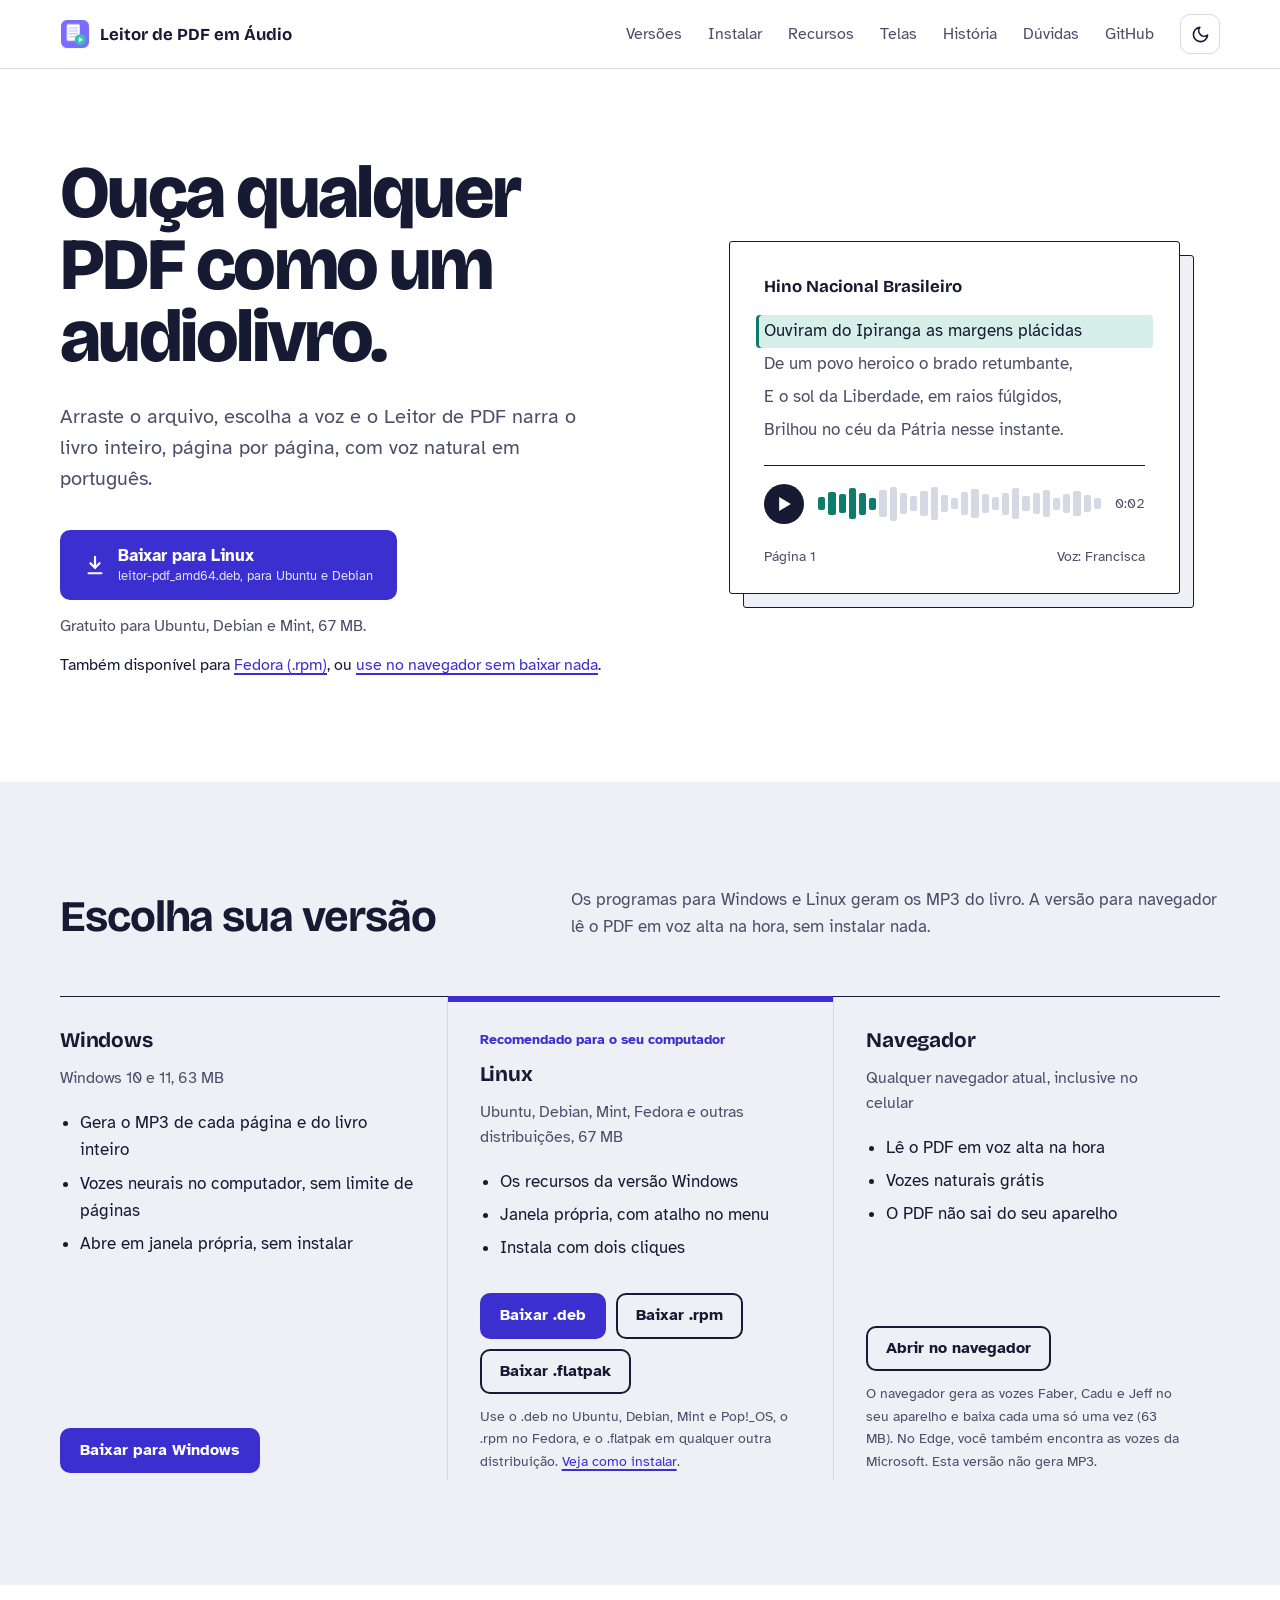
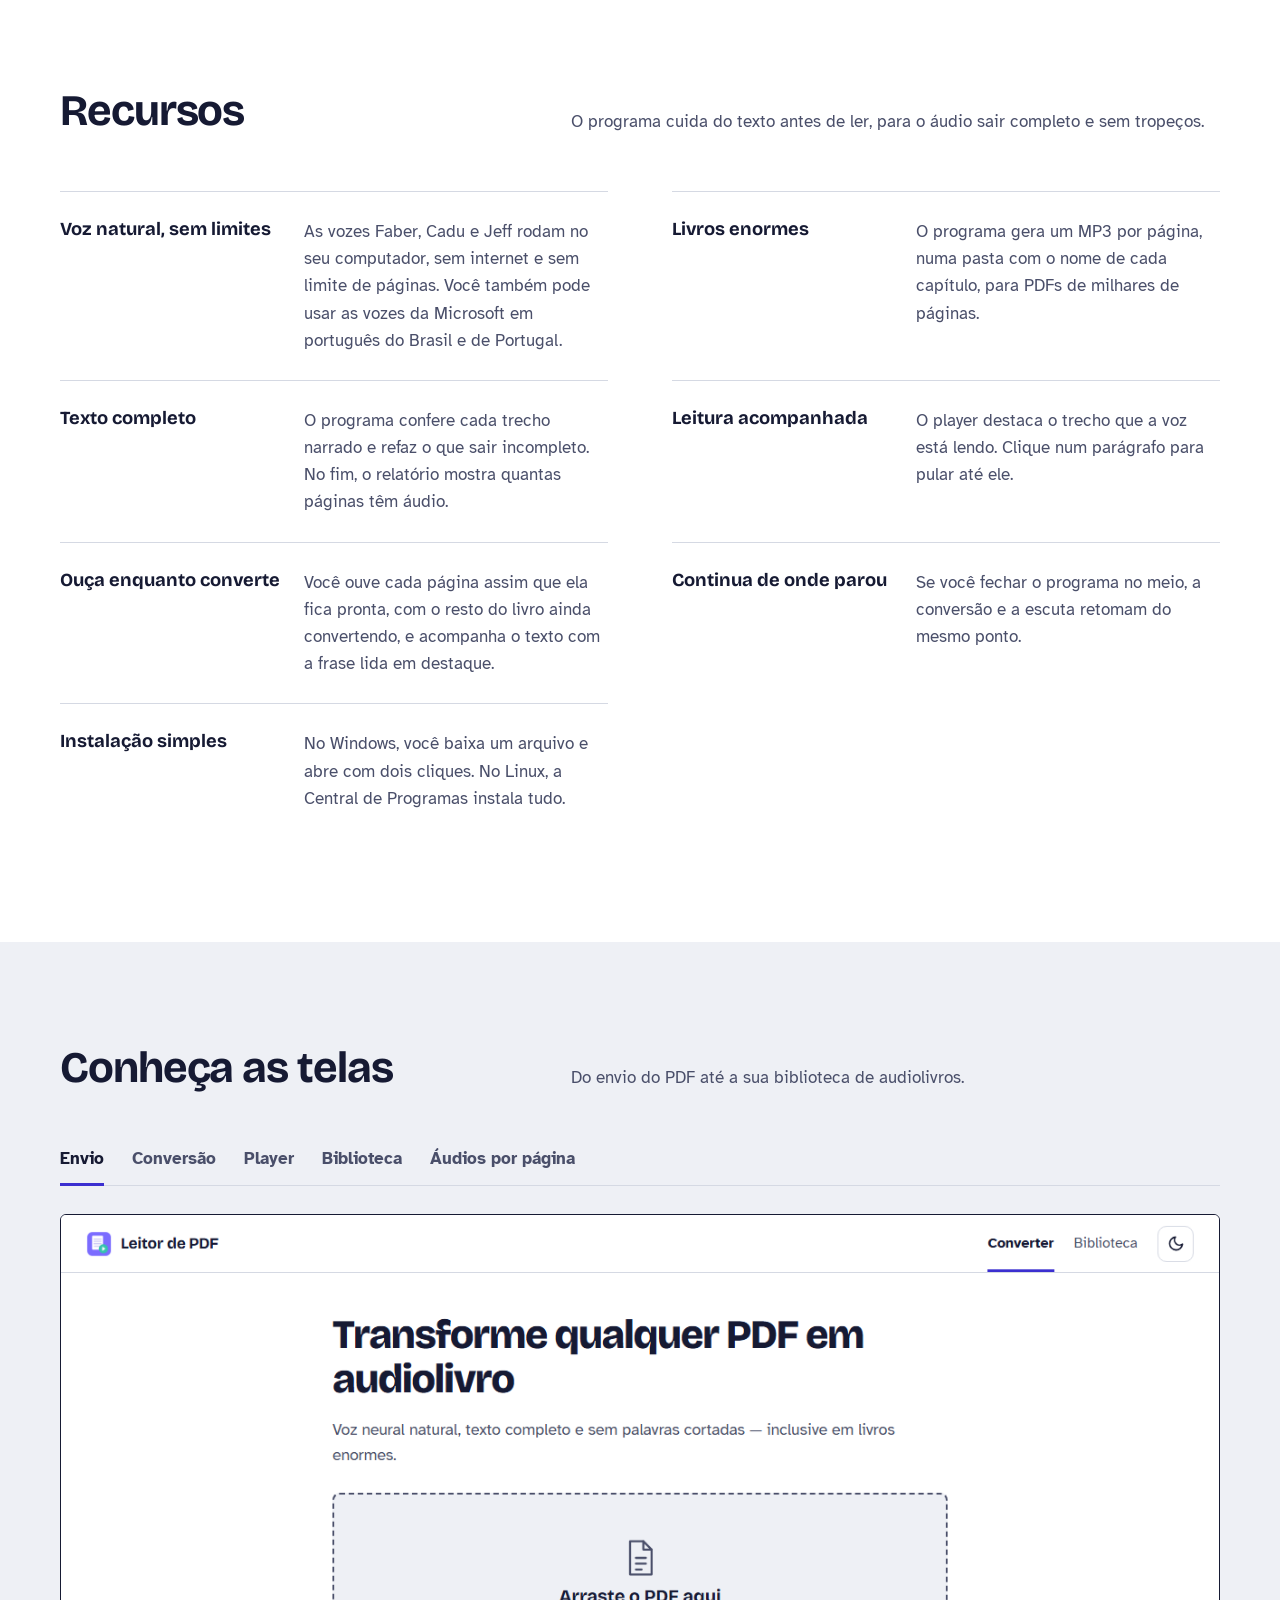
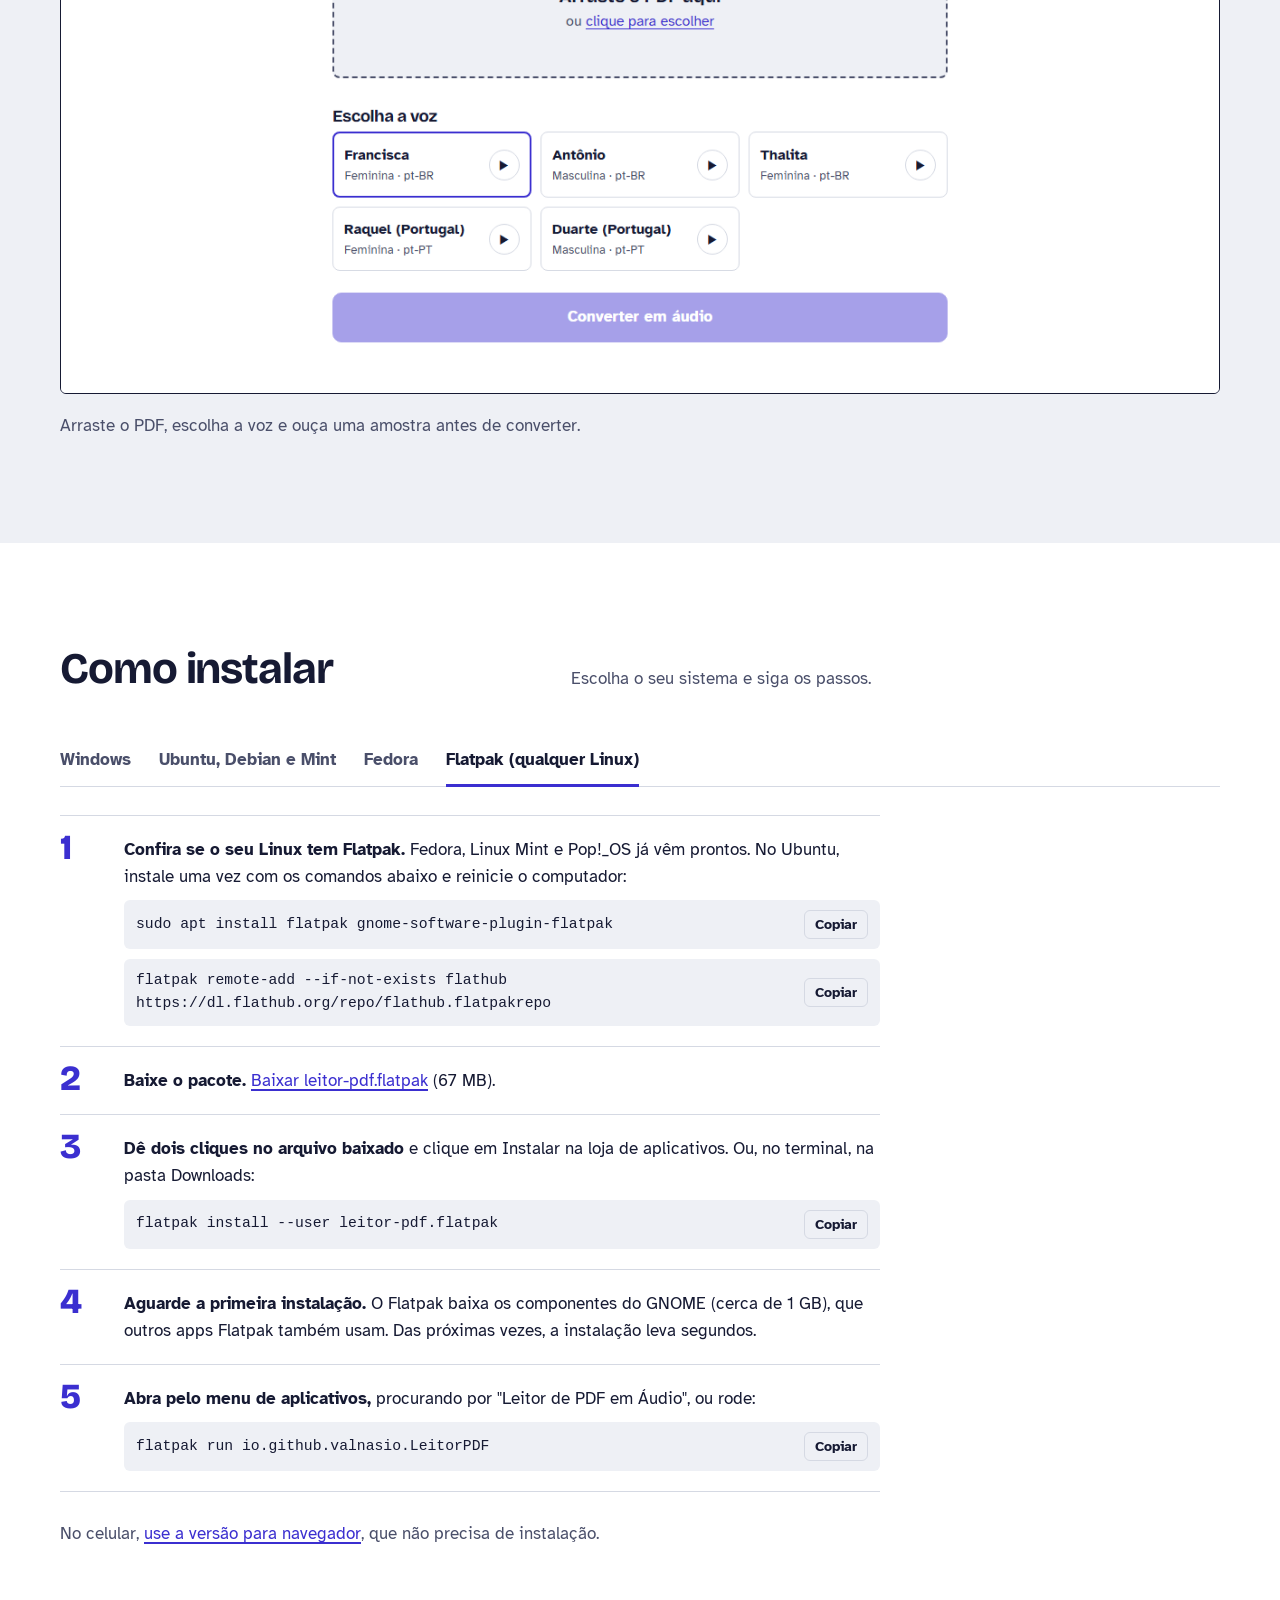
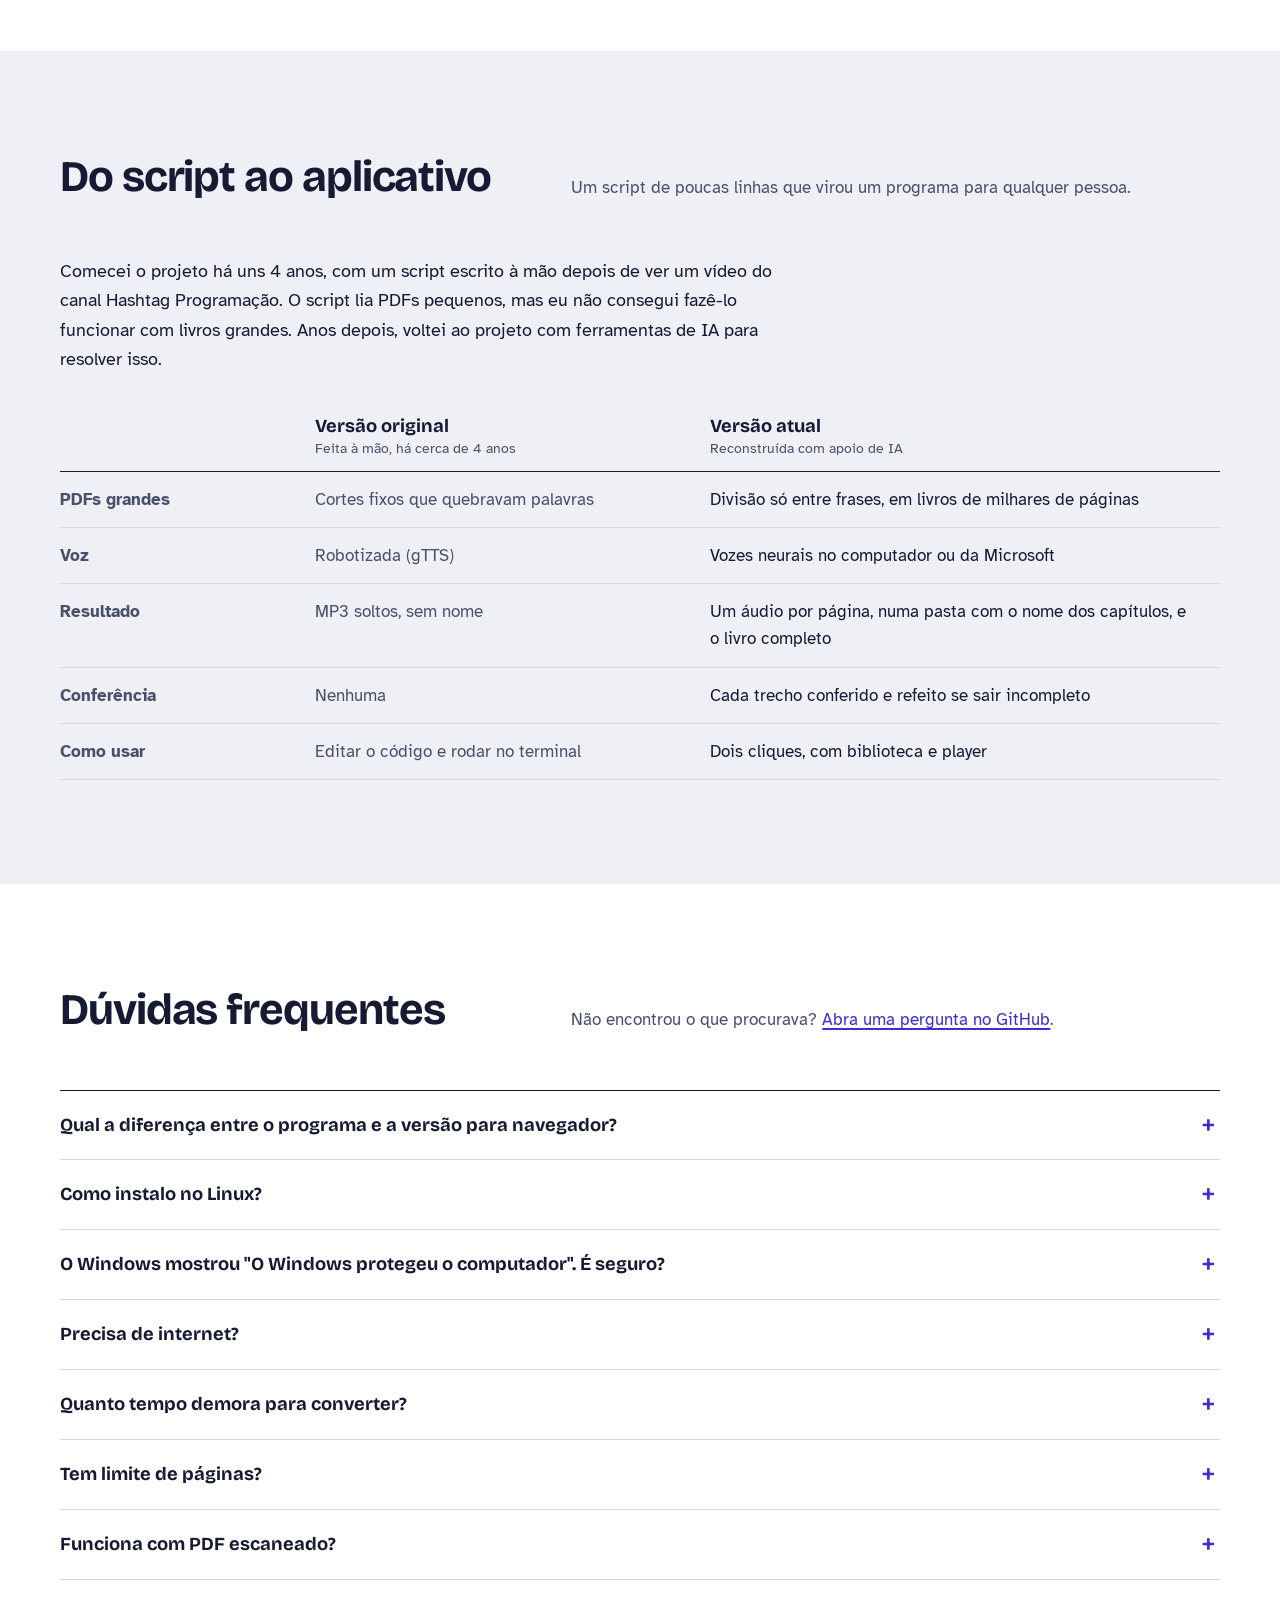
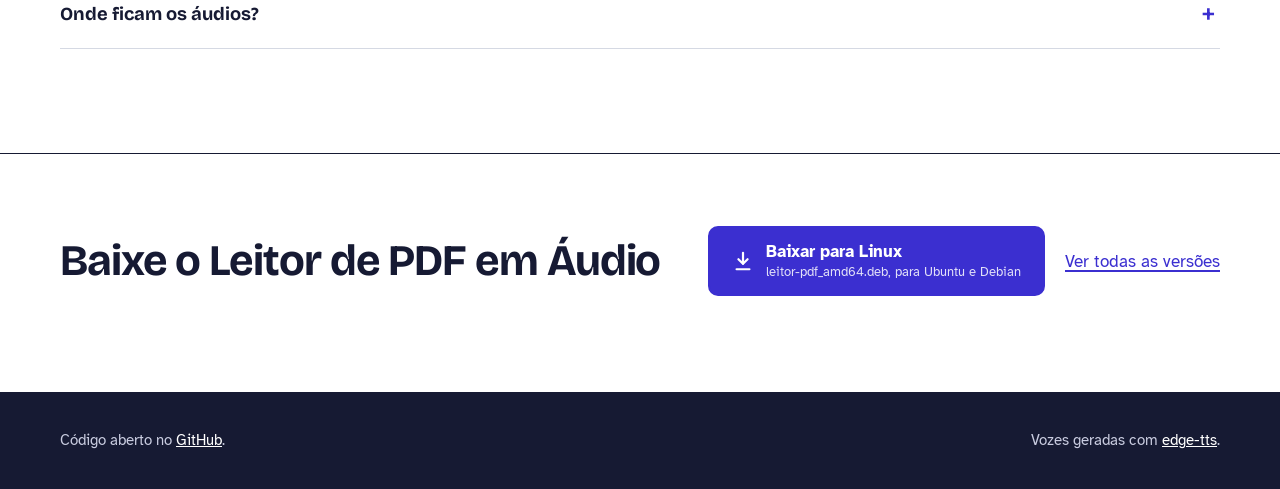
<file: docs/index.html>
<!doctype html>
<html lang="pt-BR">
<head>
  <meta charset="utf-8" />
  <meta name="viewport" content="width=device-width, initial-scale=1" />
  <title>Leitor de PDF em Áudio: ouça qualquer PDF como audiolivro</title>
  <meta name="description" content="Transforme PDFs em audiolivros com voz natural em português. Gratuito para Windows e Linux, ou direto no navegador." />
  <meta property="og:title" content="Leitor de PDF em Áudio" />
  <meta property="og:description" content="Ouça qualquer PDF como audiolivro, com voz natural em português." />
  <meta property="og:image" content="img/player.png" />
  <link rel="icon" href="img/icon.png" />
  <script>
    // Tema antes de desenhar a página: escolha salva ou a preferência do sistema.
    document.documentElement.dataset.theme = localStorage.getItem("theme")
      || (matchMedia("(prefers-color-scheme: dark)").matches ? "dark" : "light");
  </script>
  <style>
    /* ------------------------------------------------------------------
       Tokens
       Papel, Névoa, Tinta, Ultramar (ação), Verde-leitura (texto sendo lido), Linha.
       Cores chapadas: sem degradês, sem brilho, sem sombras decorativas.
    ------------------------------------------------------------------ */
    @font-face { font-family: "Bricolage Grotesque"; src: url("fonts/bricolage-grotesque.woff2") format("woff2"); font-weight: 500 800; font-display: swap; }
    @font-face { font-family: "Atkinson Hyperlegible"; src: url("fonts/atkinson-400.woff2") format("woff2"); font-weight: 400; font-display: swap; }
    @font-face { font-family: "Atkinson Hyperlegible"; src: url("fonts/atkinson-400-italic.woff2") format("woff2"); font-weight: 400; font-style: italic; font-display: swap; }
    @font-face { font-family: "Atkinson Hyperlegible"; src: url("fonts/atkinson-700.woff2") format("woff2"); font-weight: 700; font-display: swap; }

    :root {
      --paper: #ffffff;
      --mist: #eef0f5;
      --ink: #161a33;
      --ink-soft: #4a4f6a;
      --ultra: #3b2fd0;
      --ultra-dark: #2c22a8;
      --read: #0e7c6b;
      --read-tint: #d7efe9;
      --line: #d5d9e3;
      --on-ultra: #ffffff;
      --link: #3b2fd0;
      --footer-bg: #161a33;
      --footer-text: #c9cce0;
      --footer-link: #ffffff;
      --display: "Bricolage Grotesque", "Segoe UI", system-ui, sans-serif;
      --body: "Atkinson Hyperlegible", "Segoe UI", system-ui, sans-serif;
      --grid: min(1160px, calc(100% - 48px));
      color-scheme: light;
    }
    /* Modo noturno: tinta azul-profunda, mesmas regras (cores chapadas, sem brilho) */
    [data-theme="dark"] {
      --paper: #14172b;
      --mist: #1c2038;
      --ink: #e8e9f2;
      --ink-soft: #a4a9c4;
      --ultra: #6b5ff5;
      --ultra-dark: #5a4ee6;
      --read: #49c7ad;
      --read-tint: #173a35;
      --line: #2f3456;
      --link: #a9a2ff;
      --footer-bg: #0f1122;
      --footer-text: #a4a9c4;
      color-scheme: dark;
    }
    * { box-sizing: border-box; }
    html { scroll-behavior: smooth; }
    body { margin: 0; background: var(--paper); color: var(--ink); font: 400 1.0625rem/1.6 var(--body); -webkit-font-smoothing: antialiased; }
    a { color: inherit; }
    img { max-width: 100%; display: block; }
    code { font-family: Consolas, "Cascadia Mono", monospace; font-size: .9em; background: var(--mist); padding: 1px 6px; border-radius: 4px; overflow-wrap: anywhere; }
    :focus-visible { outline: 3px solid var(--ultra); outline-offset: 3px; border-radius: 4px; }
    .wrap { width: var(--grid); margin: 0 auto; }

    /* Tipografia: escala clássica (1.0625 → 1.333 → 1.777 → 3.157 → 4.2) */
    h1, h2, h3 { font-family: var(--display); color: var(--ink); margin: 0; }
    h1 { font-size: clamp(2.6rem, 6vw, 4.6rem); line-height: .98; font-weight: 800; letter-spacing: -.035em; }
    h2 { font-size: clamp(1.9rem, 3.4vw, 2.75rem); line-height: 1.05; font-weight: 700; letter-spacing: -.025em; }
    h3 { font-size: 1.3rem; line-height: 1.2; font-weight: 700; letter-spacing: -.01em; }
    p { margin: 0; max-width: 64ch; }
    .lede { font-size: 1.25rem; line-height: 1.55; color: var(--ink-soft); max-width: 46ch; }
    .note { font-size: .95rem; color: var(--ink-soft); }

    /* Botões */
    .btn { display: inline-flex; align-items: center; gap: 12px; padding: 14px 22px; border-radius: 10px; font: 700 1.0625rem/1.2 var(--body); text-decoration: none; border: 2px solid var(--ultra); background: var(--ultra); color: var(--on-ultra); transition: background-color .15s; }
    .btn:hover { background: var(--ultra-dark); border-color: var(--ultra-dark); }
    .btn svg { width: 22px; height: 22px; flex: none; }
    .btn small { display: block; font-weight: 400; font-size: .82rem; opacity: .85; margin-top: 2px; }
    .btn-quiet { background: transparent; color: var(--ink); border-color: var(--ink); }
    .btn-quiet:hover { background: var(--ink); color: var(--paper); border-color: var(--ink); }
    .link { color: var(--link); text-underline-offset: 3px; text-decoration-thickness: 1.5px; }

    /* Navegação */
    .nav { border-bottom: 1px solid var(--line); background: var(--paper); position: sticky; top: 0; z-index: 10; }
    .nav .wrap { display: flex; align-items: center; justify-content: space-between; height: 68px; }
    .brand { display: flex; align-items: center; gap: 10px; font: 700 1.05rem var(--display); text-decoration: none; }
    .brand img { width: 30px; height: 30px; }
    .nav-links { display: flex; gap: 26px; font-size: .97rem; }
    .nav-links a { text-decoration: none; color: var(--ink-soft); }
    .nav-links a:hover { color: var(--ink); text-decoration: underline; text-underline-offset: 6px; }
    .nav-right { display: flex; align-items: center; gap: 26px; }
    .theme-toggle { width: 40px; height: 40px; display: grid; place-items: center; background: transparent; color: var(--ink); border: 1.5px solid var(--line); border-radius: 10px; cursor: pointer; }
    .theme-toggle:hover { border-color: var(--ink); }
    .theme-toggle svg { width: 19px; height: 19px; }
    .theme-toggle .sun, [data-theme="dark"] .theme-toggle .moon { display: none; }
    [data-theme="dark"] .theme-toggle .sun { display: block; }

    /* Seções */
    .section { padding: 104px 0; }
    .section-mist { background: var(--mist); }
    .section-head { display: grid; grid-template-columns: 5fr 7fr; gap: 48px; align-items: end; margin-bottom: 56px; }
    .section-head p { color: var(--ink-soft); }

    /* ---------- Hero: a página que fala ---------- */
    .hero { padding: 88px 0 104px; }
    .hero .wrap { display: grid; grid-template-columns: 1.05fr 1fr; gap: 72px; align-items: center; }
    .hero .wrap > *, .section-head > * { min-width: 0; }
    .hero h1 { margin-bottom: 28px; }
    .hero .lede { margin-bottom: 36px; }
    .hero-actions { display: flex; flex-direction: column; align-items: flex-start; gap: 14px; }
    .hero-meta { font-size: .97rem; color: var(--ink-soft); }
    .hero-alt { font-size: .97rem; }

    .sheet { position: relative; }
    .sheet::before { /* a folha de trás: profundidade sem sombra */
      content: ""; position: absolute; inset: 14px -14px -14px 14px; border: 1.5px solid var(--ink); border-radius: 3px; background: var(--mist);
    }
    .page { position: relative; background: var(--paper); border: 1.5px solid var(--ink); border-radius: 3px; padding: 34px 34px 26px; }
    .page-title { font: 700 1.05rem var(--display); margin-bottom: 18px; }
    .verse { list-style: none; margin: 0; padding: 0; font-size: 1.04rem; line-height: 1.5; }
    @media (min-width: 961px) { .verse li { white-space: nowrap; } }
    .verse li { padding: 4px 8px; margin: 0 -8px; border-radius: 4px; color: var(--ink-soft); }
    .verse li.reading { background: var(--read-tint); color: var(--ink); box-shadow: inset 3px 0 0 var(--read); }
    .page-foot { display: flex; justify-content: space-between; margin-top: 22px; font-size: .85rem; color: var(--ink-soft); }
    .player { margin-top: 18px; padding-top: 18px; border-top: 1.5px solid var(--ink); display: grid; grid-template-columns: 40px 1fr auto; gap: 14px; align-items: center; }
    .player-btn { width: 40px; height: 40px; border-radius: 50%; background: var(--ink); display: grid; place-items: center; }
    .player-btn svg { width: 14px; height: 14px; fill: var(--paper); margin-left: 2px; }
    .wave { display: flex; align-items: center; gap: 3px; height: 34px; }
    .wave i { flex: 1; background: var(--line); border-radius: 2px; }
    .wave i.on { background: var(--read); }
    .player-time { font-size: .85rem; color: var(--ink-soft); font-variant-numeric: tabular-nums; }

    /* ---------- Versões: colunas separadas por linhas ---------- */
    .versions { display: grid; grid-template-columns: repeat(3, 1fr); border-top: 1.5px solid var(--ink); }
    .version { padding: 32px 32px 8px 0; display: flex; flex-direction: column; gap: 12px; position: relative; }
    .version + .version { padding-left: 32px; border-left: 1px solid var(--line); }
    .version.current::before { content: ""; position: absolute; top: -1.5px; left: 0; right: 0; height: 6px; background: var(--ultra); }
    .version.current .badge { display: inline-block; }
    .badge { display: none; font-size: .85rem; font-weight: 700; color: var(--link); }
    .version-req { color: var(--ink-soft); font-size: .97rem; }
    .version ul { margin: 6px 0 14px; padding-left: 20px; flex: 1; }
    .version li { margin-bottom: 6px; }
    .version-actions { display: flex; gap: 10px; flex-wrap: wrap; }
    .version-actions .btn { padding: 11px 18px; font-size: 1rem; }
    .version .note { font-size: .88rem; }

    /* ---------- Recursos: lista de definições ---------- */
    .features { display: grid; grid-template-columns: 1fr 1fr; column-gap: 64px; margin: 0; }
    .feature { padding: 26px 0; border-top: 1px solid var(--line); display: grid; grid-template-columns: 220px 1fr; gap: 24px; }
    .feature dt { font: 700 1.15rem/1.3 var(--display); }
    .feature dd { margin: 0; color: var(--ink-soft); }

    /* ---------- Telas ---------- */
    .tabs { display: flex; gap: 28px; border-bottom: 1px solid var(--line); margin-bottom: 28px; }
    .tabs button { background: none; border: 0; padding: 0 0 14px; font: 700 1.05rem var(--body); color: var(--ink-soft); cursor: pointer; border-bottom: 3px solid transparent; margin-bottom: -1px; }
    .tabs button[aria-selected="true"] { color: var(--ink); border-bottom-color: var(--ultra); }
    .shots img { display: none; width: 100%; border: 1.5px solid var(--ink); border-radius: 6px; }
    .shots img.active { display: block; }
    .shots p { margin-top: 18px; color: var(--ink-soft); }

    /* ---------- Como instalar ---------- */
    .install-steps { list-style: none; margin: 0; padding: 0; counter-reset: inst; max-width: 820px; }
    .install-steps li { counter-increment: inst; position: relative; padding: 20px 0 20px 64px; border-top: 1px solid var(--line); }
    .install-steps li:last-child { border-bottom: 1px solid var(--line); }
    .install-steps li::before { content: counter(inst); position: absolute; left: 0; top: 14px; font: 800 2.2rem/1 var(--display); color: var(--link); letter-spacing: -.04em; }
    .cmd { display: flex; align-items: center; gap: 10px; margin-top: 10px; background: var(--mist); border-radius: 6px; padding: 10px 12px; }
    .cmd code { background: none; padding: 0; flex: 1; font-size: .92rem; }
    .copy { flex: none; background: transparent; color: var(--ink); border: 1.5px solid var(--line); border-radius: 6px; padding: 5px 10px; font: 700 .85rem var(--body); cursor: pointer; }
    .copy:hover { border-color: var(--ink); }
    .install-foot { margin-top: 28px; color: var(--ink-soft); }

    /* ---------- Passos (sequência real: numerados) ---------- */
    .steps { list-style: none; margin: 0; padding: 0; display: grid; grid-template-columns: repeat(3, 1fr); gap: 48px; counter-reset: step; }
    .steps li { counter-increment: step; border-top: 1.5px solid var(--ink); padding-top: 22px; }
    .steps li::before { content: counter(step); display: block; font: 800 3.6rem/1 var(--display); color: var(--link); margin-bottom: 18px; letter-spacing: -.04em; }
    .steps h3 { margin-bottom: 8px; }
    .steps p { color: var(--ink-soft); }

    /* ---------- História: antes e agora, linha a linha ---------- */
    .story-intro { margin-bottom: 40px; font-size: 1.15rem; max-width: 62ch; }
    .compare { width: 100%; border-collapse: collapse; }
    .compare th { text-align: left; font: 700 1.15rem var(--display); padding: 0 24px 14px 0; border-bottom: 1.5px solid var(--ink); }
    .compare th small { display: block; font: 400 .9rem var(--body); color: var(--ink-soft); margin-top: 2px; }
    .compare td { padding: 14px 24px 14px 0; border-bottom: 1px solid var(--line); vertical-align: top; }
    .compare td:first-child { color: var(--ink-soft); font-weight: 700; width: 22%; }
    .compare td:nth-child(2) { color: var(--ink-soft); width: 34%; }

    /* ---------- Dúvidas ---------- */
    .faq { border-top: 1.5px solid var(--ink); }
    .faq details { border-bottom: 1px solid var(--line); }
    .faq summary { list-style: none; cursor: pointer; padding: 22px 48px 22px 0; position: relative; font: 700 1.15rem/1.35 var(--display); }
    .faq summary::-webkit-details-marker { display: none; }
    .faq summary::after { content: "+"; position: absolute; right: 4px; top: 16px; font: 500 1.8rem var(--display); color: var(--link); }
    .faq details[open] summary::after { content: "−"; }
    .faq details p { padding: 0 0 24px; color: var(--ink-soft); }

    /* ---------- Chamada final ---------- */
    .closing { border-top: 1.5px solid var(--ink); padding: 72px 0 96px; }
    .closing .wrap { display: flex; justify-content: space-between; align-items: center; gap: 32px; flex-wrap: wrap; }
    .closing-actions { display: flex; align-items: center; gap: 20px; flex-wrap: wrap; }

    footer { background: var(--footer-bg); color: var(--footer-text); padding: 36px 0; font-size: .95rem; }
    footer .wrap { display: flex; justify-content: space-between; gap: 16px; flex-wrap: wrap; }
    footer a { color: var(--footer-link); }

    /* Um único momento de movimento: a leitura avança uma vez ao carregar. */
    @media (prefers-reduced-motion: no-preference) {
      .verse li { transition: background-color .35s, color .35s, box-shadow .35s; }
      .wave i { transition: background-color .2s; }
    }

    @media (max-width: 960px) {
      .hero .wrap, .section-head { grid-template-columns: 1fr; gap: 48px; }
      .versions { grid-template-columns: 1fr; }
      .version, .version + .version { padding: 28px 0; border-left: 0; }
      .version + .version { border-top: 1px solid var(--line); }
      .features { grid-template-columns: 1fr; }
      .steps { grid-template-columns: 1fr; gap: 36px; }
      .section-head { gap: 16px; }
    }
    @media (max-width: 640px) {
      .nav-links { display: none; }
      .nav-right { gap: 16px; }
      .section { padding: 72px 0; }
      .hero { padding: 48px 0 72px; }
      .feature { grid-template-columns: 1fr; gap: 6px; }
      .page { padding: 24px 22px 20px; }
      .compare th:first-child, .compare td:first-child { display: none; }
      .compare td:nth-child(2) { width: 45%; }
      .tabs { gap: 18px; overflow-x: auto; }
    }
  </style>
</head>
<body>
  <nav class="nav" aria-label="Principal">
    <div class="wrap">
      <a href="#" class="brand"><img src="img/icon.png" alt="" /> Leitor de PDF em Áudio</a>
      <div class="nav-right">
      <div class="nav-links">
        <a href="#versoes">Versões</a>
        <a href="#instalar">Instalar</a>
        <a href="#recursos">Recursos</a>
        <a href="#telas">Telas</a>
        <a href="#historia">História</a>
        <a href="#faq">Dúvidas</a>
        <a href="https://github.com/valnasio/PDF-TO-AUDIO-CONVERTER">GitHub</a>
      </div>
      <button type="button" class="theme-toggle" id="theme-toggle" aria-label="Ativar modo noturno">
        <svg class="moon" viewBox="0 0 24 24" fill="none" stroke="currentColor" stroke-width="2" stroke-linecap="round" stroke-linejoin="round" aria-hidden="true"><path d="M21 12.8A9 9 0 1 1 11.2 3a7 7 0 0 0 9.8 9.8z"/></svg>
        <svg class="sun" viewBox="0 0 24 24" fill="none" stroke="currentColor" stroke-width="2" stroke-linecap="round" aria-hidden="true"><circle cx="12" cy="12" r="4.5"/><path d="M12 2v2.5M12 19.5V22M2 12h2.5M19.5 12H22M4.9 4.9l1.8 1.8M17.3 17.3l1.8 1.8M4.9 19.1l1.8-1.8M17.3 6.7l1.8-1.8"/></svg>
      </button>
      </div>
    </div>
  </nav>

  <header class="hero">
    <div class="wrap">
      <div>
        <h1>Ouça qualquer PDF como um audiolivro.</h1>
        <p class="lede">Arraste o arquivo, escolha a voz e o Leitor de PDF narra o livro inteiro, página por página, com voz natural em português.</p>
        <div class="hero-actions">
          <a class="btn js-primary" href="https://github.com/valnasio/PDF-TO-AUDIO-CONVERTER/releases/latest/download/LeitorPDF.exe">
            <svg viewBox="0 0 24 24" fill="none" stroke="currentColor" stroke-width="2.4" stroke-linecap="round" stroke-linejoin="round" aria-hidden="true"><path d="M12 3v12"/><path d="m7 10 5 5 5-5"/><path d="M5 21h14"/></svg>
            <span><span class="js-primary-label">Baixar para Windows</span><small class="js-primary-sub">LeitorPDF.exe</small></span>
          </a>
          <p class="hero-meta">Gratuito para <span class="js-primary-req">Windows 10 e 11</span>, <span class="js-primary-size">63 MB</span>.</p>
          <p class="hero-alt">Também disponível para <a class="link js-alt-os" href="#versoes">Linux</a><span class="js-alt-web">, ou <a class="link" href="app/">use no navegador sem baixar nada</a></span>.</p>
        </div>
      </div>

      <figure class="sheet" aria-label="Exemplo: o texto sendo lido em voz alta">
        <div class="page">
          <div class="page-title">Hino Nacional Brasileiro</div>
          <ol class="verse" id="verse">
            <li class="reading">Ouviram do Ipiranga as margens plácidas</li>
            <li>De um povo heroico o brado retumbante,</li>
            <li>E o sol da Liberdade, em raios fúlgidos,</li>
            <li>Brilhou no céu da Pátria nesse instante.</li>
          </ol>
          <div class="player" aria-hidden="true">
            <span class="player-btn"><svg viewBox="0 0 10 12"><path d="M0 0l10 6-10 6z"/></svg></span>
            <span class="wave" id="wave"></span>
            <span class="player-time" id="ptime">0:02</span>
          </div>
          <div class="page-foot"><span>Página 1</span><span>Voz: Francisca</span></div>
        </div>
      </figure>
    </div>
  </header>

  <section class="section section-mist" id="versoes">
    <div class="wrap">
      <div class="section-head">
        <h2>Escolha sua versão</h2>
        <p>Os programas para Windows e Linux geram os MP3 do livro. A versão para navegador lê o PDF em voz alta na hora, sem instalar nada.</p>
      </div>
      <div class="versions">
        <div class="version" data-os="windows">
          <span class="badge">Recomendado para o seu computador</span>
          <h3>Windows</h3>
          <p class="version-req">Windows 10 e 11, <span class="js-size-win">63 MB</span></p>
          <ul>
            <li>Gera o MP3 de cada página e do livro inteiro</li>
            <li>Vozes neurais no computador, sem limite de páginas</li>
            <li>Abre em janela própria, sem instalar</li>
          </ul>
          <div class="version-actions">
            <a class="btn" href="https://github.com/valnasio/PDF-TO-AUDIO-CONVERTER/releases/latest/download/LeitorPDF.exe">Baixar para Windows</a>
          </div>
        </div>
        <div class="version" data-os="linux">
          <span class="badge">Recomendado para o seu computador</span>
          <h3>Linux</h3>
          <p class="version-req">Ubuntu, Debian, Mint, Fedora e outras distribuições, <span class="js-size-linux">67 MB</span></p>
          <ul>
            <li>Os recursos da versão Windows</li>
            <li>Janela própria, com atalho no menu</li>
            <li>Instala com dois cliques</li>
          </ul>
          <div class="version-actions">
            <a class="btn" href="https://github.com/valnasio/PDF-TO-AUDIO-CONVERTER/releases/latest/download/leitor-pdf_amd64.deb">Baixar .deb</a>
            <a class="btn btn-quiet" href="https://github.com/valnasio/PDF-TO-AUDIO-CONVERTER/releases/latest/download/leitor-pdf.x86_64.rpm">Baixar .rpm</a>
            <a class="btn btn-quiet" href="https://github.com/valnasio/PDF-TO-AUDIO-CONVERTER/releases/latest/download/leitor-pdf.flatpak">Baixar .flatpak</a>
          </div>
          <p class="note">Use o .deb no Ubuntu, Debian, Mint e Pop!_OS, o .rpm no Fedora, e o .flatpak em qualquer outra distribuição. <a class="link" href="#instalar">Veja como instalar</a>.</p>
        </div>
        <div class="version" data-os="mobile">
          <span class="badge">Recomendado para o seu aparelho</span>
          <h3>Navegador</h3>
          <p class="version-req">Qualquer navegador atual, inclusive no celular</p>
          <ul>
            <li>Lê o PDF em voz alta na hora</li>
            <li>Vozes naturais grátis</li>
            <li>O PDF não sai do seu aparelho</li>
          </ul>
          <div class="version-actions">
            <a class="btn btn-quiet" href="app/">Abrir no navegador</a>
          </div>
          <p class="note">O navegador gera as vozes Faber, Cadu e Jeff no seu aparelho e baixa cada uma só uma vez (63 MB). No Edge, você também encontra as vozes da Microsoft. Esta versão não gera MP3.</p>
        </div>
      </div>
    </div>
  </section>

  <section class="section" id="recursos">
    <div class="wrap">
      <div class="section-head">
        <h2>Recursos</h2>
        <p>O programa cuida do texto antes de ler, para o áudio sair completo e sem tropeços.</p>
      </div>
      <dl class="features">
        <div class="feature"><dt>Voz natural, sem limites</dt><dd>As vozes Faber, Cadu e Jeff rodam no seu computador, sem internet e sem limite de páginas. Você também pode usar as vozes da Microsoft em português do Brasil e de Portugal.</dd></div>
        <div class="feature"><dt>Livros enormes</dt><dd>O programa gera um MP3 por página, numa pasta com o nome de cada capítulo, para PDFs de milhares de páginas.</dd></div>
        <div class="feature"><dt>Texto completo</dt><dd>O programa confere cada trecho narrado e refaz o que sair incompleto. No fim, o relatório mostra quantas páginas têm áudio.</dd></div>
        <div class="feature"><dt>Leitura acompanhada</dt><dd>O player destaca o trecho que a voz está lendo. Clique num parágrafo para pular até ele.</dd></div>
        <div class="feature"><dt>Ouça enquanto converte</dt><dd>Você ouve cada página assim que ela fica pronta, com o resto do livro ainda convertendo, e acompanha o texto com a frase lida em destaque.</dd></div>
        <div class="feature"><dt>Continua de onde parou</dt><dd>Se você fechar o programa no meio, a conversão e a escuta retomam do mesmo ponto.</dd></div>
        <div class="feature"><dt>Instalação simples</dt><dd>No Windows, você baixa um arquivo e abre com dois cliques. No Linux, a Central de Programas instala tudo.</dd></div>
      </dl>
    </div>
  </section>

  <section class="section section-mist" id="telas">
    <div class="wrap">
      <div class="section-head">
        <h2>Conheça as telas</h2>
        <p>Do envio do PDF até a sua biblioteca de audiolivros.</p>
      </div>
      <div class="tabs" role="tablist" aria-label="Telas do aplicativo">
        <button role="tab" aria-selected="true" data-shot="0">Envio</button>
        <button role="tab" aria-selected="false" data-shot="1">Conversão</button>
        <button role="tab" aria-selected="false" data-shot="2">Player</button>
        <button role="tab" aria-selected="false" data-shot="3">Biblioteca</button>
        <button role="tab" aria-selected="false" data-shot="4">Áudios por página</button>
      </div>
      <div class="shots">
        <img class="active" src="img/envio.png" alt="Tela de envio do PDF" data-caption="Arraste o PDF, escolha a voz e ouça uma amostra antes de converter." />
        <img src="img/conversao.png" alt="Tela de conversão" data-caption="A tela mostra a etapa, o percentual e o tempo restante. Você pode ouvir as páginas prontas ou cancelar." />
        <img src="img/player.png" alt="Player com leitura acompanhada" data-caption="Ajuste a velocidade, vá para uma página e acompanhe o texto enquanto ouve." />
        <img src="img/biblioteca.png" alt="Biblioteca de arquivos" data-caption="A biblioteca guarda seus livros, com a página 1 do PDF ou uma imagem sua como capa. De cada um, você abre o player, os áudios por página ou o PDF." />
        <img src="img/arquivos.png" alt="Pasta com um áudio por página" data-caption="Cada página vira um MP3 com o nome do capítulo. Ouça acompanhando o texto, pule de página e baixe uma página ou a pasta inteira em .zip." />
        <p id="caption" aria-live="polite">Arraste o PDF, escolha a voz e ouça uma amostra antes de converter.</p>
      </div>
    </div>
  </section>

  <section class="section" id="instalar">
    <div class="wrap">
      <div class="section-head">
        <h2>Como instalar</h2>
        <p>Escolha o seu sistema e siga os passos.</p>
      </div>
      <div class="tabs install-tabs" role="tablist" aria-label="Sistema operacional">
        <button role="tab" aria-selected="true" data-os-tab="windows">Windows</button>
        <button role="tab" aria-selected="false" data-os-tab="deb">Ubuntu, Debian e Mint</button>
        <button role="tab" aria-selected="false" data-os-tab="rpm">Fedora</button>
        <button role="tab" aria-selected="false" data-os-tab="flatpak">Flatpak (qualquer Linux)</button>
      </div>

      <div class="install" data-os-panel="windows">
        <ol class="install-steps">
          <li><strong>Baixe o programa.</strong> <a class="link" href="https://github.com/valnasio/PDF-TO-AUDIO-CONVERTER/releases/latest/download/LeitorPDF.exe">Baixar LeitorPDF.exe</a> (63 MB).</li>
          <li><strong>Dê dois cliques no arquivo baixado.</strong> O programa abre numa janela própria, sem instalação.</li>
          <li><strong>Se aparecer "O Windows protegeu o computador",</strong> clique em Mais informações e depois em Executar assim mesmo. O aviso aparece porque o programa não tem assinatura digital paga.</li>
          <li><strong>Converta.</strong> Arraste um PDF, escolha a voz e clique em Converter em áudio. Guarde o LeitorPDF.exe numa pasta fixa, como Documentos, para encontrá-lo depois.</li>
        </ol>
      </div>

      <div class="install" data-os-panel="deb" hidden>
        <ol class="install-steps">
          <li><strong>Baixe o pacote.</strong> <a class="link" href="https://github.com/valnasio/PDF-TO-AUDIO-CONVERTER/releases/latest/download/leitor-pdf_amd64.deb">Baixar leitor-pdf_amd64.deb</a> (67 MB). Serve para Ubuntu, Debian, Linux Mint e Pop!_OS.</li>
          <li><strong>Dê dois cliques no arquivo baixado.</strong> A Central de Programas abre: clique em Instalar e digite sua senha. Ela instala junto os componentes da janela.</li>
          <li><strong>Pelo terminal,</strong> na pasta Downloads: <span class="cmd"><code>sudo apt install ./leitor-pdf_amd64.deb</code><button type="button" class="copy" data-copy="sudo apt install ./leitor-pdf_amd64.deb">Copiar</button></span></li>
          <li><strong>Abra pelo menu de aplicativos,</strong> procurando por "Leitor de PDF em Áudio".</li>
        </ol>
      </div>

      <div class="install" data-os-panel="rpm" hidden>
        <ol class="install-steps">
          <li><strong>Baixe o pacote.</strong> <a class="link" href="https://github.com/valnasio/PDF-TO-AUDIO-CONVERTER/releases/latest/download/leitor-pdf.x86_64.rpm">Baixar leitor-pdf.x86_64.rpm</a> (68 MB).</li>
          <li><strong>Dê dois cliques no arquivo baixado.</strong> O GNOME Software abre: clique em Instalar. Ele instala junto os componentes da janela.</li>
          <li><strong>Pelo terminal,</strong> na pasta Downloads: <span class="cmd"><code>sudo dnf install ./leitor-pdf.x86_64.rpm</code><button type="button" class="copy" data-copy="sudo dnf install ./leitor-pdf.x86_64.rpm">Copiar</button></span></li>
          <li><strong>Abra pelo menu de aplicativos,</strong> procurando por "Leitor de PDF em Áudio".</li>
        </ol>
      </div>

      <div class="install" data-os-panel="flatpak" hidden>
        <ol class="install-steps">
          <li><strong>Confira se o seu Linux tem Flatpak.</strong> Fedora, Linux Mint e Pop!_OS já vêm prontos. No Ubuntu, instale uma vez com os comandos abaixo e reinicie o computador:
            <span class="cmd"><code>sudo apt install flatpak gnome-software-plugin-flatpak</code><button type="button" class="copy" data-copy="sudo apt install flatpak gnome-software-plugin-flatpak">Copiar</button></span>
            <span class="cmd"><code>flatpak remote-add --if-not-exists flathub https://dl.flathub.org/repo/flathub.flatpakrepo</code><button type="button" class="copy" data-copy="flatpak remote-add --if-not-exists flathub https://dl.flathub.org/repo/flathub.flatpakrepo">Copiar</button></span></li>
          <li><strong>Baixe o pacote.</strong> <a class="link" href="https://github.com/valnasio/PDF-TO-AUDIO-CONVERTER/releases/latest/download/leitor-pdf.flatpak">Baixar leitor-pdf.flatpak</a> (67 MB).</li>
          <li><strong>Dê dois cliques no arquivo baixado</strong> e clique em Instalar na loja de aplicativos. Ou, no terminal, na pasta Downloads: <span class="cmd"><code>flatpak install --user leitor-pdf.flatpak</code><button type="button" class="copy" data-copy="flatpak install --user leitor-pdf.flatpak">Copiar</button></span></li>
          <li><strong>Aguarde a primeira instalação.</strong> O Flatpak baixa os componentes do GNOME (cerca de 1 GB), que outros apps Flatpak também usam. Das próximas vezes, a instalação leva segundos.</li>
          <li><strong>Abra pelo menu de aplicativos,</strong> procurando por "Leitor de PDF em Áudio", ou rode: <span class="cmd"><code>flatpak run io.github.valnasio.LeitorPDF</code><button type="button" class="copy" data-copy="flatpak run io.github.valnasio.LeitorPDF">Copiar</button></span></li>
        </ol>
      </div>

      <p class="install-foot">No celular, <a class="link" href="app/">use a versão para navegador</a>, que não precisa de instalação.</p>
    </div>
  </section>

  <section class="section section-mist" id="historia">
    <div class="wrap">
      <div class="section-head">
        <h2>Do script ao aplicativo</h2>
        <p>Um script de poucas linhas que virou um programa para qualquer pessoa.</p>
      </div>
      <p class="story-intro">Comecei o projeto há uns 4 anos, com um script escrito à mão depois de ver um vídeo do canal Hashtag Programação. O script lia PDFs pequenos, mas eu não consegui fazê-lo funcionar com livros grandes. Anos depois, voltei ao projeto com ferramentas de IA para resolver isso.</p>
      <table class="compare">
        <thead>
          <tr>
            <th scope="col"></th>
            <th scope="col">Versão original<small>Feita à mão, há cerca de 4 anos</small></th>
            <th scope="col">Versão atual<small>Reconstruída com apoio de IA</small></th>
          </tr>
        </thead>
        <tbody>
          <tr><td>PDFs grandes</td><td>Cortes fixos que quebravam palavras</td><td>Divisão só entre frases, em livros de milhares de páginas</td></tr>
          <tr><td>Voz</td><td>Robotizada (gTTS)</td><td>Vozes neurais no computador ou da Microsoft</td></tr>
          <tr><td>Resultado</td><td>MP3 soltos, sem nome</td><td>Um áudio por página, numa pasta com o nome dos capítulos, e o livro completo</td></tr>
          <tr><td>Conferência</td><td>Nenhuma</td><td>Cada trecho conferido e refeito se sair incompleto</td></tr>
          <tr><td>Como usar</td><td>Editar o código e rodar no terminal</td><td>Dois cliques, com biblioteca e player</td></tr>
        </tbody>
      </table>
    </div>
  </section>

  <section class="section" id="faq">
    <div class="wrap">
      <div class="section-head">
        <h2>Dúvidas frequentes</h2>
        <p>Não encontrou o que procurava? <a class="link" href="https://github.com/valnasio/PDF-TO-AUDIO-CONVERTER/issues">Abra uma pergunta no GitHub</a>.</p>
      </div>
      <div class="faq">
        <details><summary>Qual a diferença entre o programa e a versão para navegador?</summary><p>O programa para Windows e Linux gera um MP3 por página e o livro completo, que você ouve sem internet e pode levar para o celular. A versão para navegador lê o PDF em voz alta na hora e não gera MP3. Nela, o navegador gera as vozes Faber, Cadu e Jeff no seu aparelho, baixa cada uma só uma vez (63 MB) e não envia o PDF para lugar nenhum. No Edge, você também encontra as vozes da Microsoft.</p></details>
        <details><summary>Como instalo no Linux?</summary><p>Use o <code>.deb</code> no Ubuntu, Debian, Mint e Pop!_OS, o <code>.rpm</code> no Fedora, e o <code>.flatpak</code> em qualquer outra distribuição. Em todos os casos é baixar e dar dois cliques. O passo a passo completo, com os comandos para o terminal, está em <a class="link" href="#instalar">Como instalar</a>.</p></details>
        <details><summary>O Windows mostrou "O Windows protegeu o computador". É seguro?</summary><p>Sim. Esse aviso aparece em programas que não têm assinatura digital paga. Clique em Mais informações e depois em Executar assim mesmo. O código-fonte completo está aberto no GitHub.</p></details>
        <details><summary>Precisa de internet?</summary><p>Com as vozes do computador (Faber, Cadu e Jeff, o padrão), você só precisa de internet para baixar cada voz na primeira vez (63 MB). Com as vozes da Microsoft, precisa durante toda a conversão. Para ouvir o áudio pronto, não precisa.</p></details>
        <details><summary>Quanto tempo demora para converter?</summary><p>Com as vozes do computador, o programa gera a fala cerca de 14 vezes mais rápido que o tempo de leitura: um livro de 70 páginas leva uns 5 minutos, e um de 40 horas de áudio, umas 3 horas. Você ouve cada página assim que ela fica pronta.</p></details>
        <details><summary>Tem limite de páginas?</summary><p>As vozes do computador não têm limite. Com as vozes da Microsoft, o serviço pode recusar pedidos em livros muito grandes. Quando isso acontece, o programa avisa, e você escolhe entre continuar depois ou refazer o livro com uma voz do computador.</p></details>
        <details><summary>Funciona com PDF escaneado?</summary><p>Ainda não. O PDF precisa ter texto selecionável. Páginas que são só imagem aparecem no relatório da conversão como "sem texto".</p></details>
        <details><summary>Onde ficam os áudios?</summary><p>Na pasta PDFAudioConvert, dentro da sua pasta de música, com uma subpasta para cada livro: <code>Músicas\PDFAudioConvert</code> no Windows e <code>~/Música/PDFAudioConvert</code> no Linux, inclusive no Flatpak. O botão Abrir pasta do programa leva até a pasta de cada livro. A versão para navegador guarda os PDFs no próprio navegador.</p></details>
      </div>
    </div>
  </section>

  <section class="closing">
    <div class="wrap">
      <h2>Baixe o Leitor de PDF em Áudio</h2>
      <div class="closing-actions">
        <a class="btn js-primary" href="https://github.com/valnasio/PDF-TO-AUDIO-CONVERTER/releases/latest/download/LeitorPDF.exe">
          <svg viewBox="0 0 24 24" fill="none" stroke="currentColor" stroke-width="2.4" stroke-linecap="round" stroke-linejoin="round" aria-hidden="true"><path d="M12 3v12"/><path d="m7 10 5 5 5-5"/><path d="M5 21h14"/></svg>
          <span><span class="js-primary-label">Baixar para Windows</span><small class="js-primary-sub">LeitorPDF.exe</small></span>
        </a>
        <a class="link" href="#versoes">Ver todas as versões</a>
      </div>
    </div>
  </section>

  <footer>
    <div class="wrap">
      <span>Código aberto no <a href="https://github.com/valnasio/PDF-TO-AUDIO-CONVERTER">GitHub</a>.</span>
      <span>Vozes geradas com <a href="https://github.com/rany2/edge-tts">edge-tts</a>.</span>
    </div>
  </footer>

  <script>
    // Modo claro / noturno (a escolha vale também para a versão no navegador)
    const themeBtn = document.getElementById("theme-toggle");
    const syncTheme = () => {
      const dark = document.documentElement.dataset.theme === "dark";
      themeBtn.setAttribute("aria-label", dark ? "Ativar modo claro" : "Ativar modo noturno");
      themeBtn.title = themeBtn.getAttribute("aria-label");
    };
    themeBtn.addEventListener("click", () => {
      const next = document.documentElement.dataset.theme === "dark" ? "light" : "dark";
      document.documentElement.dataset.theme = next;
      localStorage.setItem("theme", next);
      syncTheme();
    });
    syncTheme();

    // Galeria de telas (abas acessíveis)
    const tabs = document.querySelectorAll("#telas .tabs button");
    const shots = document.querySelectorAll(".shots img");
    tabs.forEach((btn) => btn.addEventListener("click", () => {
      const i = Number(btn.dataset.shot);
      tabs.forEach((b) => b.setAttribute("aria-selected", String(b === btn)));
      shots.forEach((img, j) => img.classList.toggle("active", j === i));
      document.getElementById("caption").textContent = shots[i].dataset.caption;
    }));

    // Como instalar: uma aba por sistema
    const instTabs = document.querySelectorAll(".install-tabs button");
    const showInstall = (key) => {
      instTabs.forEach((b) => b.setAttribute("aria-selected", String(b.dataset.osTab === key)));
      document.querySelectorAll("[data-os-panel]").forEach((p) => (p.hidden = p.dataset.osPanel !== key));
    };
    instTabs.forEach((b) => b.addEventListener("click", () => showInstall(b.dataset.osTab)));
    document.querySelectorAll(".copy").forEach((b) => b.addEventListener("click", async () => {
      try { await navigator.clipboard.writeText(b.dataset.copy); b.textContent = "Copiado"; }
      catch { b.textContent = "Selecione e copie"; }
      setTimeout(() => (b.textContent = "Copiar"), 1800);
    }));

    // A página que fala: onda de áudio e um único avanço da leitura ao carregar.
    const wave = document.getElementById("wave");
    const heights = [40, 70, 55, 90, 65, 35, 80, 100, 60, 45, 75, 95, 50, 30, 70, 85, 55, 40, 65, 90, 45, 60, 80, 35, 55, 75, 50, 30];
    wave.innerHTML = heights.map((h) => `<i style="height:${h}%"></i>`).join("");
    const bars = wave.querySelectorAll("i");
    const lines = document.querySelectorAll("#verse li");
    const times = ["0:02", "0:06", "0:10", "0:14"];
    const show = (n) => {
      lines.forEach((li, k) => li.classList.toggle("reading", k === n));
      const upto = Math.round(((n + 1) / lines.length) * bars.length * 0.9);
      bars.forEach((b, k) => b.classList.toggle("on", k < upto));
      document.getElementById("ptime").textContent = times[n];
    };
    const reduced = window.matchMedia("(prefers-reduced-motion: reduce)").matches;
    if (reduced) {
      show(1);
    } else {
      show(0);
      [1, 2, 3].forEach((n) => setTimeout(() => show(n), 900 + n * 1500));
    }

    // Botão principal conforme o sistema do visitante
    const REL = "https://github.com/valnasio/PDF-TO-AUDIO-CONVERTER/releases/latest/download/";
    const ua = navigator.userAgent;
    const mobile = /Android|iPhone|iPad|iPod/i.test(ua);
    const os = mobile ? "mobile" : /Linux|X11/i.test(ua) ? "linux" : "windows";
    const fedora = /fedora|red hat/i.test(ua);
    const PRIMARY = {
      windows: { label: "Baixar para Windows", sub: "LeitorPDF.exe", req: "Windows 10 e 11", size: "63 MB", href: REL + "LeitorPDF.exe", alt: ["Linux", "#versoes"] },
      linux: fedora
        ? { label: "Baixar para Linux", sub: "leitor-pdf.x86_64.rpm, para Fedora", req: "Fedora", size: "67 MB", href: REL + "leitor-pdf.x86_64.rpm", alt: ["Ubuntu e Debian (.deb)", REL + "leitor-pdf_amd64.deb"] }
        : { label: "Baixar para Linux", sub: "leitor-pdf_amd64.deb, para Ubuntu e Debian", req: "Ubuntu, Debian e Mint", size: "67 MB", href: REL + "leitor-pdf_amd64.deb", alt: ["Fedora (.rpm)", REL + "leitor-pdf.x86_64.rpm"] },
      mobile: { label: "Abrir no navegador", sub: "Versão para navegador, sem instalar", req: "o navegador do celular", size: "sem download", href: "app/", alt: ["Windows e Linux", "#versoes"] },
    }[os];
    document.querySelectorAll(".js-primary").forEach((a) => (a.href = PRIMARY.href));
    document.querySelectorAll(".js-primary-label").forEach((s) => (s.textContent = PRIMARY.label));
    document.querySelectorAll(".js-primary-sub").forEach((s) => (s.textContent = PRIMARY.sub));
    document.querySelector(".js-primary-req").textContent = PRIMARY.req;
    document.querySelector(".js-primary-size").textContent = PRIMARY.size;
    const altOs = document.querySelector(".js-alt-os");
    altOs.textContent = PRIMARY.alt[0]; altOs.href = PRIMARY.alt[1];
    document.querySelector(`.version[data-os="${os}"]`)?.classList.add("current");
    if (os === "linux") showInstall(fedora ? "rpm" : /ubuntu|debian|mint/i.test(ua) ? "deb" : "flatpak");
    if (os === "mobile") {
      // o botão principal já abre a versão web: sem repetir o convite nem o ícone de download
      document.querySelector(".js-alt-web").remove();
      document.querySelectorAll(".js-primary svg").forEach((svg) => {
        svg.innerHTML = '<path d="M7 4l13 8-13 8z" fill="currentColor" stroke="none"/>';
      });
    }

    // Versão e tamanhos reais a partir da última release do GitHub
    fetch("https://api.github.com/repos/valnasio/PDF-TO-AUDIO-CONVERTER/releases/latest")
      .then((r) => (r.ok ? r.json() : Promise.reject()))
      .then((rel) => {
        const mb = (a) => `${Math.round(a.size / 1048576)} MB`;
        const find = (ext) => (rel.assets || []).find((a) => a.name.toLowerCase().endsWith(ext));
        const win = find(".exe"), deb = find(".deb"), rpm = find(".rpm");
        if (win) document.querySelector(".js-size-win").textContent = mb(win);
        if (deb) document.querySelector(".js-size-linux").textContent = mb(deb);
        const cur = os === "windows" ? win : os === "linux" ? (fedora ? rpm : deb) : null;
        if (cur) {
          document.querySelectorAll(".js-primary-sub").forEach((s) => (s.textContent = `${cur.name}, versão ${rel.tag_name.replace(/^v/, "")}`));
          document.querySelector(".js-primary-size").textContent = mb(cur);
        }
      })
      .catch(() => {});
  </script>
</body>
</html>
</file>
